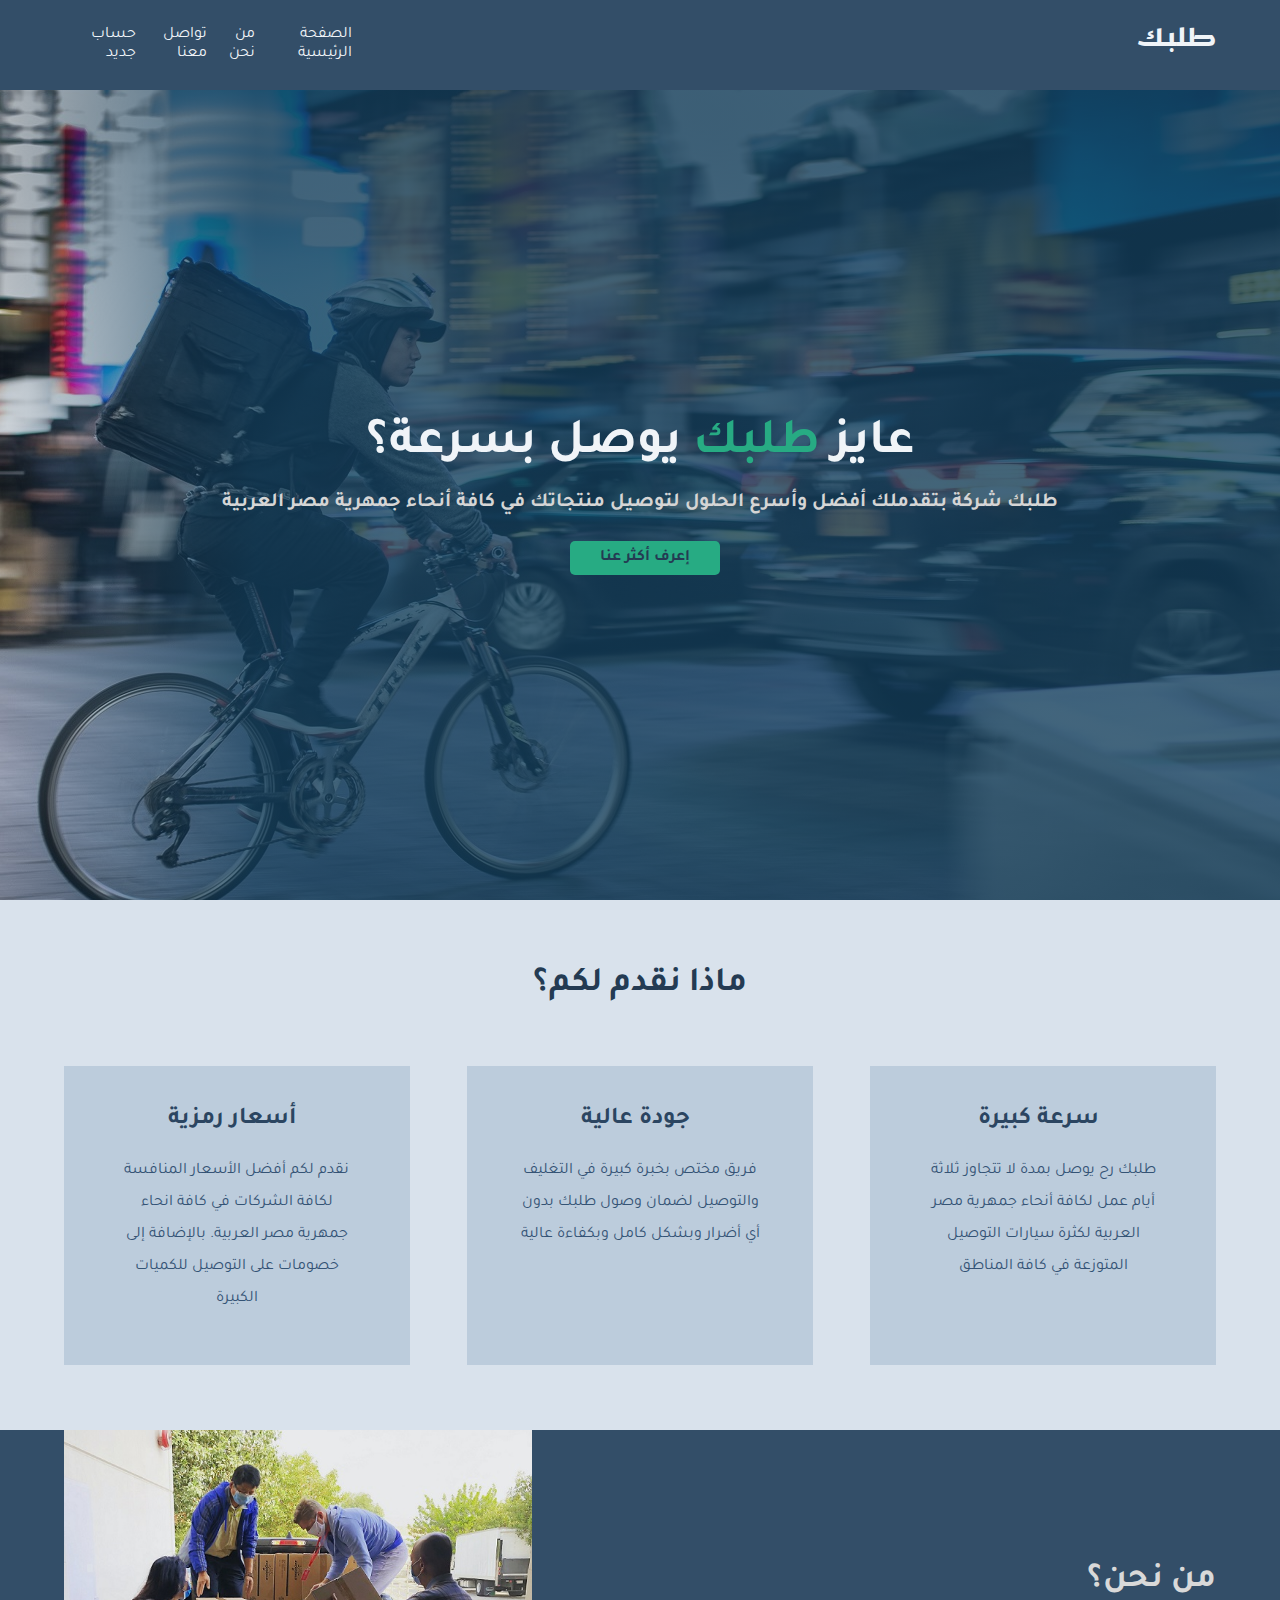
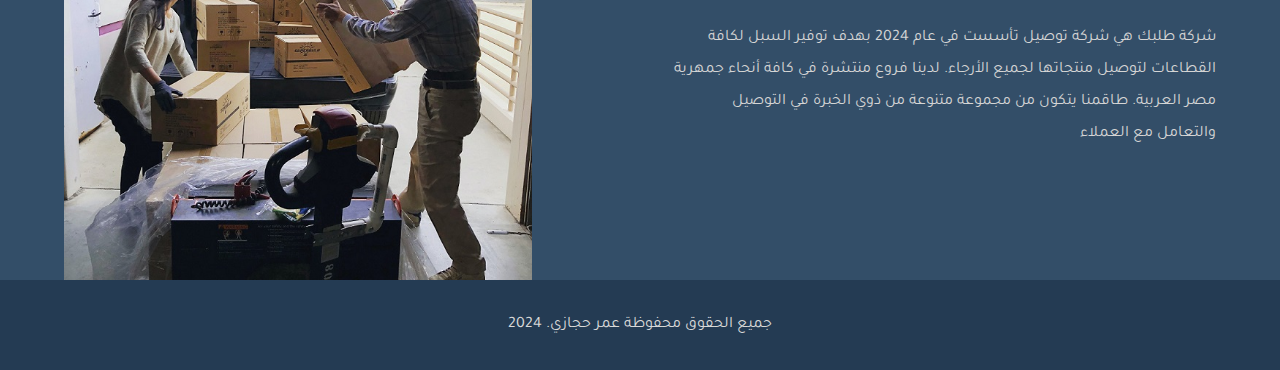
<file: index.html>
<!DOCTYPE html>
<html dir="rtl" lang="en">
  <head>
    <meta charset="UTF-8" />
    <meta name="viewport" content="width=device-width, initial-scale=1.0" />
    <meta property="og:title" content="طلبك" />
    <meta property="og:description" content="بنوصل طلبك لباب بيت عملاءك." />
    <meta property="og:image" content="https://i.ibb.co/tMDGsYd/og.jpg"/>

    <link rel="stylesheet" href="style.css" />
    
    <link rel="stylesheet" href="https://cdnjs.cloudflare.com/ajax/libs/font-awesome/5.15.1/css/all.min.css" integrity="sha512-+4zCK9k+qNFUR5X+cKL9EIR+ZOhtIloNl9GIKS57V1MyNsYpYcUrUeQc9vNfzsWfV28IaLL3i96P9sdNyeRssA==" crossorigin="anonymous" />
    <title>طلبك</title>
  </head>
  <body>
    <span class="up"><img class="up1" src="./images/up.png"></span>
    <div class="container">
      <div class="nav-container">
        <nav>
          <h3 class="logo">طلبك</h3>
          <ul>
            <li><a href="./index.html">الصفحة الرئيسية</a></li>
            <li><a href="#aboutus">من نحن</a></li>
            <li><a href="./Contact.html">تواصل معنا</a></li>
            <li><a href="./registration.html">حساب جديد</a></li>
          </ul>
        </nav>
      </div>
      <div class="hero">
        <div class="content">
          <h1>عايز <span> طلبك</span> يوصل بسرعة؟</h1>
          <h4>
            طلبك شركة بتقدملك أفضل وأسرع الحلول لتوصيل منتجاتك في كافة أنحاء
            جمهرية مصر العربية
          </h4>
          <a href="#qualities" class="btn">إعرف أكثر عنا</a>
        </div>
      </div>
      
      <section id="qualities">
        <h2>ماذا نقدم لكم؟</h2>
        <div class="qualities-container">

        <div class="quality">
          <div class="header-container">
            <i class="fas fa-tachometer-alt"></i>
            <h3>سرعة كبيرة</h3>
          </div>
          <p>
            طلبك رح يوصل بمدة لا تتجاوز ثلاثة أيام عمل لكافة أنحاء جمهرية مصر العربية لكثرة
            سيارات التوصيل المتوزعة في كافة المناطق
          </p>
        </div>
        <div class="quality">
          <div class="header-container">
            <i class="fas fa-star"></i>
            <h3>جودة عالية</h3>
          </div>
          <p>
            فريق مختص بخبرة كبيرة في التغليف والتوصيل لضمان وصول طلبك بدون أي
            أضرار وبشكل كامل وبكفاءة عالية
          </p>
        </div>
        <div class="quality">
          <div class="header-container">
            <i class="fas fa-money-bill-wave-alt"></i>
            <h3>أسعار رمزية</h3>
          </div>
          <p>
            نقدم لكم أفضل الأسعار المنافسة لكافة الشركات في كافة انحاء جمهرية مصر العربية.
            بالإضافة إلى خصومات على التوصيل للكميات الكبيرة
          </p>
        </div>
      </section>
      <div id='aboutus' class="about-container">
        <section class="about-us">
            <div class="about-content">
              <h2>من نحن؟</h2>
              <p>
                شركة طلبك هي شركة توصيل تأسست في عام 2024 بهدف توفير السبل لكافة
                القطاعات لتوصيل منتجاتها لجميع الأرجاء. لدينا فروع منتشرة في كافة
                أنحاء جمهرية مصر العربية. طاقمنا يتكون من مجموعة متنوعة من ذوي الخبرة في
                التوصيل والتعامل مع العملاء
              </p>
            </div>
            <img src="./images/who-are-we.jpg" alt="" />
        </div>
          </section>
      </div>
      <footer>
          <p>جميع الحقوق محفوظة عمر حجازي. 2024 </p>
      </footer>
    </div>
    <script src="script.js"></script>
  </body>
</html>
</file>
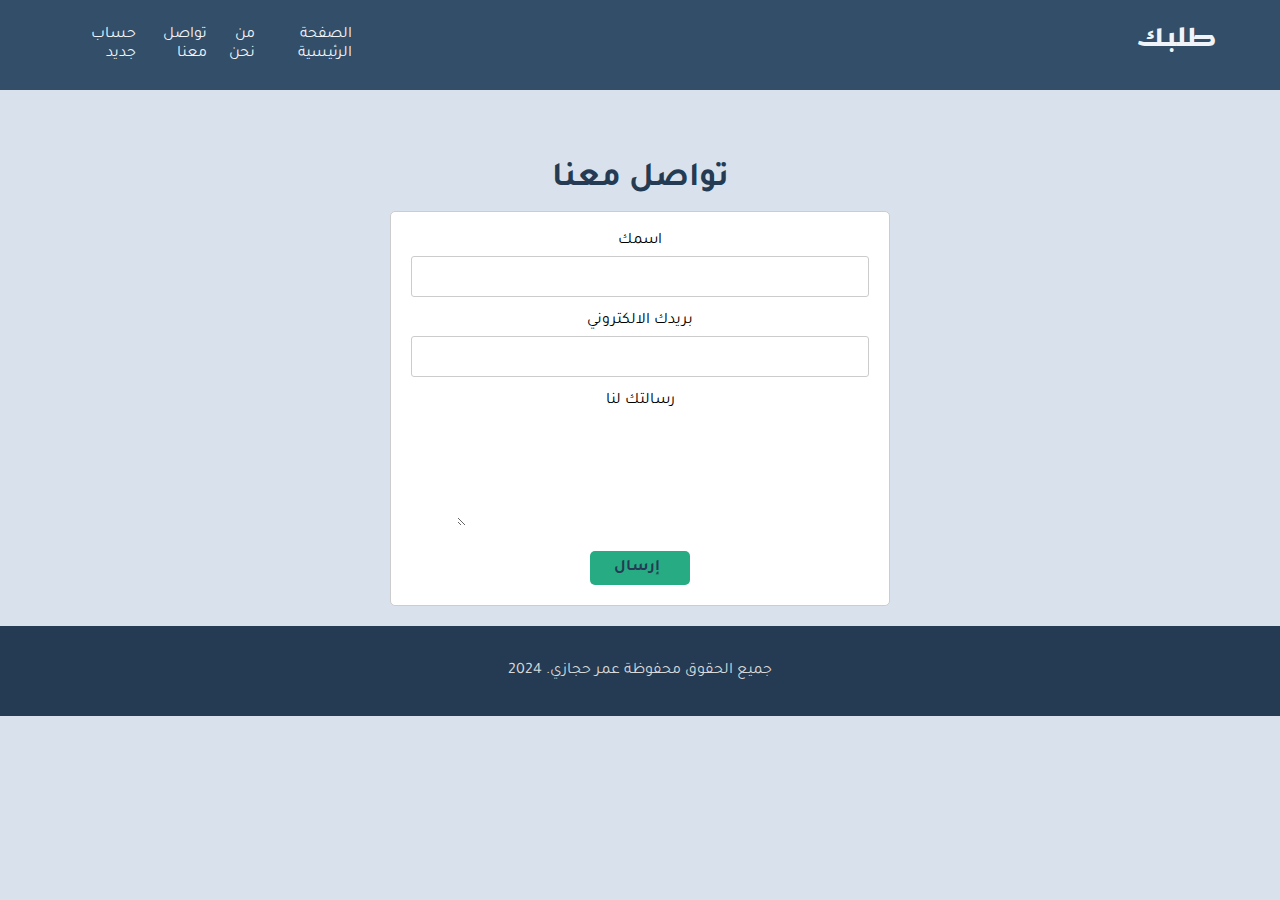
<file: Contact.html>
<!DOCTYPE html>
<html dir="rtl" lang="en">
  <head>
    <meta charset="UTF-8" />
    <meta name="viewport" content="width=device-width, initial-scale=1.0" />
    <meta property="og:title" content="طلبك" />
    <meta property="og:description" content="بنوصل طلبك لباب بيت عملاءك." />
    <meta property="og:image" content="https://i.ibb.co/tMDGsYd/og.jpg"/>

    <link rel="stylesheet" href="style.css" />
    
    <link rel="stylesheet" href="https://cdnjs.cloudflare.com/ajax/libs/font-awesome/5.15.1/css/all.min.css" integrity="sha512-+4zCK9k+qNFUR5X+cKL9EIR+ZOhtIloNl9GIKS57V1MyNsYpYcUrUeQc9vNfzsWfV28IaLL3i96P9sdNyeRssA==" crossorigin="anonymous" />
    <title>طلبك</title>
  </head>
  <body>
    <span class="up"><img class="up1" src="./images/up.png"></span>
    <div class="container">
      <div class="nav-container">
        <nav>
          <h3 class="logo">طلبك</h3>
          <ul>
            <li><a href="./index.html">الصفحة الرئيسية</a></li>
            <li><a href="#aboutus">من نحن</a></li>
            <li><a href="./Contact.html">تواصل معنا</a></li>
            <li><a href="./registration.html">حساب جديد</a></li>
          </ul>
        </nav>
      </div>
      <section id="contactus" class="contact-us">
        <h2>تواصل معنا</h2>
        <form>
          <label for="name">اسمك</label>
          <input type="text" id="name" name="name" />
          <label for="email">بريدك الالكتروني</label>
          <input type="email" id="email" name="email"/>
          <label for="msg">رسالتك لنا</label>
          <textarea name="message" id="msg" cols="30" rows="5"></textarea>
        <button class="btn" type='submit'>إرسال</button>
        </form>
      </section>
      <footer>
        <p>جميع الحقوق محفوظة عمر حجازي. 2024 </p>
    </footer>
    </div>
    <script src="script.js"></script>
  </body>
</html>
</file>
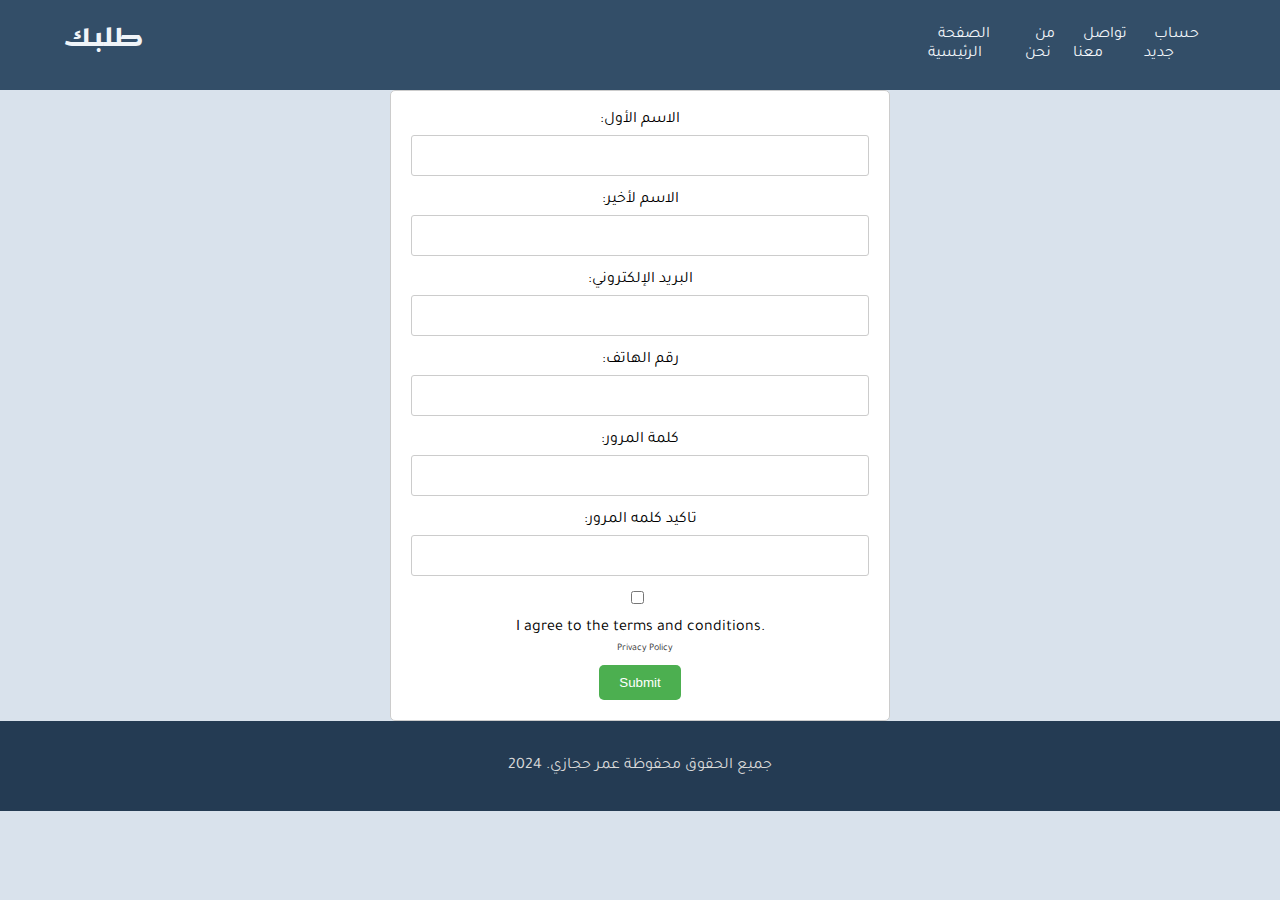
<file: registration.html>
<!DOCTYPE html>
<html lang="en">
    <head>
        <meta charset="UTF-8" />
        <meta name="viewport" content="width=device-width, initial-scale=1.0" />
        <meta property="og:title" content="طلبك" />
        <meta property="og:description" content="بنوصل طلبك لباب بيت عملاءك." />
        <meta property="og:image" content="https://i.ibb.co/tMDGsYd/og.jpg"/>
    
        <link rel="stylesheet" href="style.css" />
        
        <link rel="stylesheet" href="https://cdnjs.cloudflare.com/ajax/libs/font-awesome/5.15.1/css/all.min.css" integrity="sha512-+4zCK9k+qNFUR5X+cKL9EIR+ZOhtIloNl9GIKS57V1MyNsYpYcUrUeQc9vNfzsWfV28IaLL3i96P9sdNyeRssA==" crossorigin="anonymous" />
        <title>طلبك</title>
      </head>
    <body>
        <span class="up"><img class="up1" src="./images/up.png"></span>
        <div class="container">
          <div class="nav-container">
            <nav>
              <h3 class="logo">طلبك</h3>
              <ul>
                <li><a href="./index.html">الصفحة الرئيسية</a></li>
                <li><a href="#aboutus">من نحن</a></li>
                <li><a href="./Contact.html">تواصل معنا</a></li>
                <li><a href="./registration.html">حساب جديد</a></li>
              </ul>
            </nav>
          </div>
          
  <form id="registration-form">
    <label for="first_name">:الاسم الأول</label>
    <input type="text" id="first_name" name="first_name" required>

    <label for="last_name">:الاسم لأخير</label>
    <input type="text" id="last_name" name="last_name" required>

    <label for="email">:البريد الإلكتروني</label>
    <input type="email" id="email" name="email" required>

    <label for="phone_number">:رقم الهاتف</label>
    <input type="tel" id="phone_number" name="phone_number">

    <label for="password">:كلمة المرور</label>
    <input type="password" id="password" name="password" required>

    <label for="confirm_password">:تاكيد كلمه المرور</label>
    <input type="password" id="confirm_password" name="confirm_password" required>

    <input type="checkbox" id="terms" name="terms" required>
    <label for="terms">I agree to the terms and conditions.</label>

    <a href="#">Privacy Policy</a>

    <button type="submit">Submit</button>
  </form>
  <footer>
    <p>جميع الحقوق محفوظة عمر حجازي. 2024 </p>
</footer>

</body>
</html>
</file>
<file: style.css>
@import url("https://fonts.googleapis.com/css2?family=Kufam:wght@700&family=Tajawal:wght@400;700&display=swap");

* {
  margin: 0;
  padding: 0;
  box-sizing: border-box;
}

html {
  font-size: 10px;
  scroll-behavior: smooth;
}
body {
  font-family: "Tajawal", sans-serif;
  background: #d9e2ec;
  overflow-x: hidden;
}

h1 {
  font-size: 5rem;
  margin-bottom: 1rem;
  color: #f0f4f8;
}

h1 span {
  color: #27ab83;
}

h2 {
  color: #243b53;
  font-size: 3.4rem;
  margin-bottom: 1rem;
}

h3 {
  color: #2b4561;
  font-size: 2.4rem;
  margin-bottom: 1rem;
}
h4 {
  font-size: 2rem;
  width: 40%;
  line-height: 1.8;
  margin-bottom: 2rem;
  color: #d5d5d5;
}

p {
  font-size: 1.6rem;
  color: #345375;
  line-height: 2;
}

/* Nav Section */
.nav-container {
  background: #334e68;
  color: #f0f4f8;
}

nav {
  width: 90%;
  max-width: 1366px;
  margin: 0 auto;
  display: flex;
  justify-content: space-between;
  align-items: center;
  min-height: 10vh;
  font-size: 1.6rem;
}

nav .logo {
  font-family: "Kufam", cursive;
  font-weight: bold;
  flex: 3;
  color: #f0f4f8;
}

nav ul {
  display: flex;
  list-style-type: none;
  justify-content: space-between;
  flex: 1;
}

nav ul li a {
  color: #f0f4f8;
  text-decoration: none;
}

/* Hero Section */

.hero {
  height: 90vh;
  position: relative;
}

.hero::after {
  content: "";
  position: absolute;
  top: 0;
  left: 0;
  bottom: 0;
  z-index: -1;
  right: 0;
  background-image: linear-gradient(
      90deg,
      rgba(51, 78, 104, 0.2) 0%,
      rgba(20, 63, 92, 0.8) 20%
    ),
    url("./images/background.jpg");

  animation: herobg 3s ease-in;
  background-position: center;
}

.content {
  width: 90%;
  max-width: 1366px;
  margin: 0 auto;
  display: flex;
  flex-direction: column;
  justify-content: center;
  align-items: flex-start;
  height: 90vh;
}

.btn {
  font-family: inherit;
  font-size: 1.6rem;
  font-weight: bold;
  padding: 0.75rem 3rem;
  border-radius: 0.5rem;
  border: none;
  color: #243b53;
  background: #27ab83;
  text-decoration: none;
}

.btn:hover {
  background: #239673;
}

.btn:active {
  scale: 0.98;
}

/* Qualities Section */
#qualities {
  width: 90%;
  max-width: 1366px;
  margin: 4rem auto;
  height: 100%;
  min-height: 50vh;
  display: flex;
  flex-direction: column;
  justify-content: center;
  text-align: center;
}

.qualities-container {
  display: flex;
  justify-content: space-between;
  grid-gap: 2rem;
  padding-top: 5rem;
}

.quality {
  background: #bcccdc;
  padding: 4rem 0;
  width: 30%;
}

.quality p {
  text-align: center;
  width: 70%;
  margin: 1rem auto;
}

.header-container {
  display: flex;
  align-items: center;
  justify-content: center;
}

i {
  color: #27ab83;
  font-size: 2.4rem;
  margin-left: 1rem;
  opacity: 0.7;
}

/* About us */

.about-container {
  background: #334e68;
}
.about-us {
  width: 90%;
  max-width: 1366px;
  margin: 0 auto;
  height: 50vh;
  display: flex;
  justify-content: space-between;
}

.about-us img {
  width: 100%;
  height: 100%;
}

.about-us .about-content {
  display: flex;
  flex-direction: column;
  justify-content: center;
}

.about-content h2 {
  color: #d9d9d9;
}
.about-content p {
  margin-top: 1rem;
  width: 80%;
  color: #d5d5d5;
}

/* Contact us */

.contact-us {
  width: 90%;
  max-width: 1366px;
  margin: 5rem auto 0 auto;
  height: 100%;
  padding: 2rem 0;
  text-align: center;
}

form {
  display: flex;
  flex-direction: column;
  padding: 5rem 0;
  width: 100%;
  align-items: center;
}

form .btn {
  width: 100px;
  text-align: center;
}

label,
input,
textarea,
.btn {
  font-family: inherit;
  font-size: 1.6rem;
}

label,
input,
textarea {
  margin-bottom: 1.5rem;
}

input,
textarea {
  width: 80%;
  border-radius: 1rem;
  border: none;
  outline: none;
  padding: 0.75rem 2rem;
}
.contact-us {
  text-align: center;
}

textarea {
  resize: vertical;
}

/* Footer */
footer {
  background: #243b53;
  display: flex;
  justify-content: center;
  align-items: center;
  height: 10vh;
}

footer p {
  color: #d9d9d9;
}

@keyframes herobg {
  from {
    transform: scale(1.2);
  }
  to {
    transform: scale(1);
  }
}

/* Responsive Design */

@media (max-width: 1400px) {
  .hero .content {
    align-items: center;
    text-align: center;
  }
  .hero h4 {
    width: 100%;
  }

  .hero::after {
    animation: none;
  }
}
@media (max-width: 1042px) {
  html {
    font-size: 10px;
  }

  nav ul {
    flex-direction: column;
  }
  nav ul li {
    margin: 0.5rem 0;
  }

  .qualities-container {
    flex-wrap: wrap;
  }
  .quality {
    width: 100%;
  }
}

@media (max-width: 752px) {
  html {
    font-size: 8px;
  }

  .about-us img {
    display: none;
  }
  .about-content {
    justify-content: center;
    align-items: center;
    text-align: center;
  }
}

@media (min-width: 1400px) {
  input,
  textarea {
    width: 40%;
  }
}

.up{
  display: none;
 position: fixed;
 bottom:20px;
 right: 20px;
 cursor: pointer;
}

.show{
  display: block;
}
.up1{
  width: 40px;
  height: 40px;
  object-fit: cover; 
}

form {
  background-color: white;
  padding: 20px;
  border: 1px solid #ccc;
  border-radius: 5px;
  max-width: 500px;
  margin: 0 auto;
}

label {
  display: block;
  margin-bottom: 5px;
}

input[type="text"],
input[type="email"],
input[type="tel"] {
  width: 100%;
  padding: 10px;
  border: 1px solid #ccc;
  border-radius: 3px;
}

input[type="password"] {
  /* Same styles as text inputs, but hide characters as typed */
  width: 100%;
  padding: 10px;
  border: 1px solid #ccc;
  border-radius: 3px;
  /* Hide characters with asterisk */
  -webkit-text-security: disc;
}

input[type="checkbox"] {
  vertical-align: middle;
  margin-right: 5px;
}

a {
  color: #333;
  text-decoration: none;
  margin-left: 10px;
}

a:hover {
  color: #666;
}

button {
  background-color: #4CAF50;
  color: white;
  padding: 10px 20px;
  border: none;
  border-radius: 5px;
  cursor: pointer;
  margin-top: 10px;
}

button:hover {
  background-color: #3e8e41;
}
</file>
